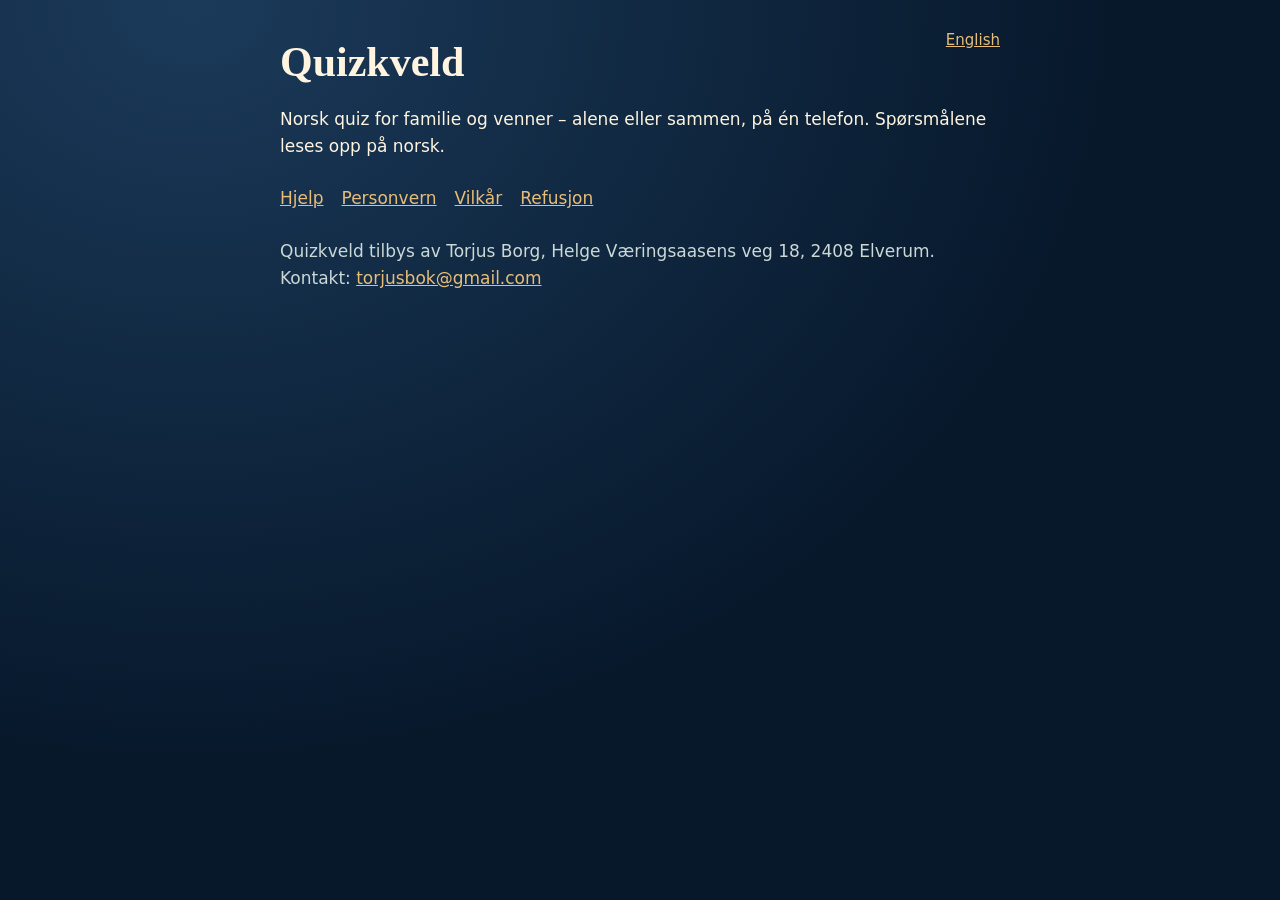
<file: index.html>
<!doctype html>
<html lang="nb">
<head><meta charset="utf-8"><meta name="viewport" content="width=device-width, initial-scale=1"><title>Quizkveld</title><link rel="stylesheet" href="style.css"></head>
<body><main>
<a class="lang" href="index-en.html" lang="en">English</a>
<h1>Quizkveld</h1>
<p>Norsk quiz for familie og venner – alene eller sammen, på én telefon. Spørsmålene leses opp på norsk.</p>
<nav class="links"><a href="hjelp.html">Hjelp</a><a href="personvern.html">Personvern</a><a href="vilkar.html">Vilkår</a><a href="refusjon.html">Refusjon</a></nav>
<p class="muted">Quizkveld tilbys av Torjus Borg, Helge Væringsaasens veg 18, 2408 Elverum.<br>Kontakt: <a class="support-email" href="mailto:torjusbok@gmail.com">torjusbok@gmail.com</a></p>
</main></body>
</html>
</file>
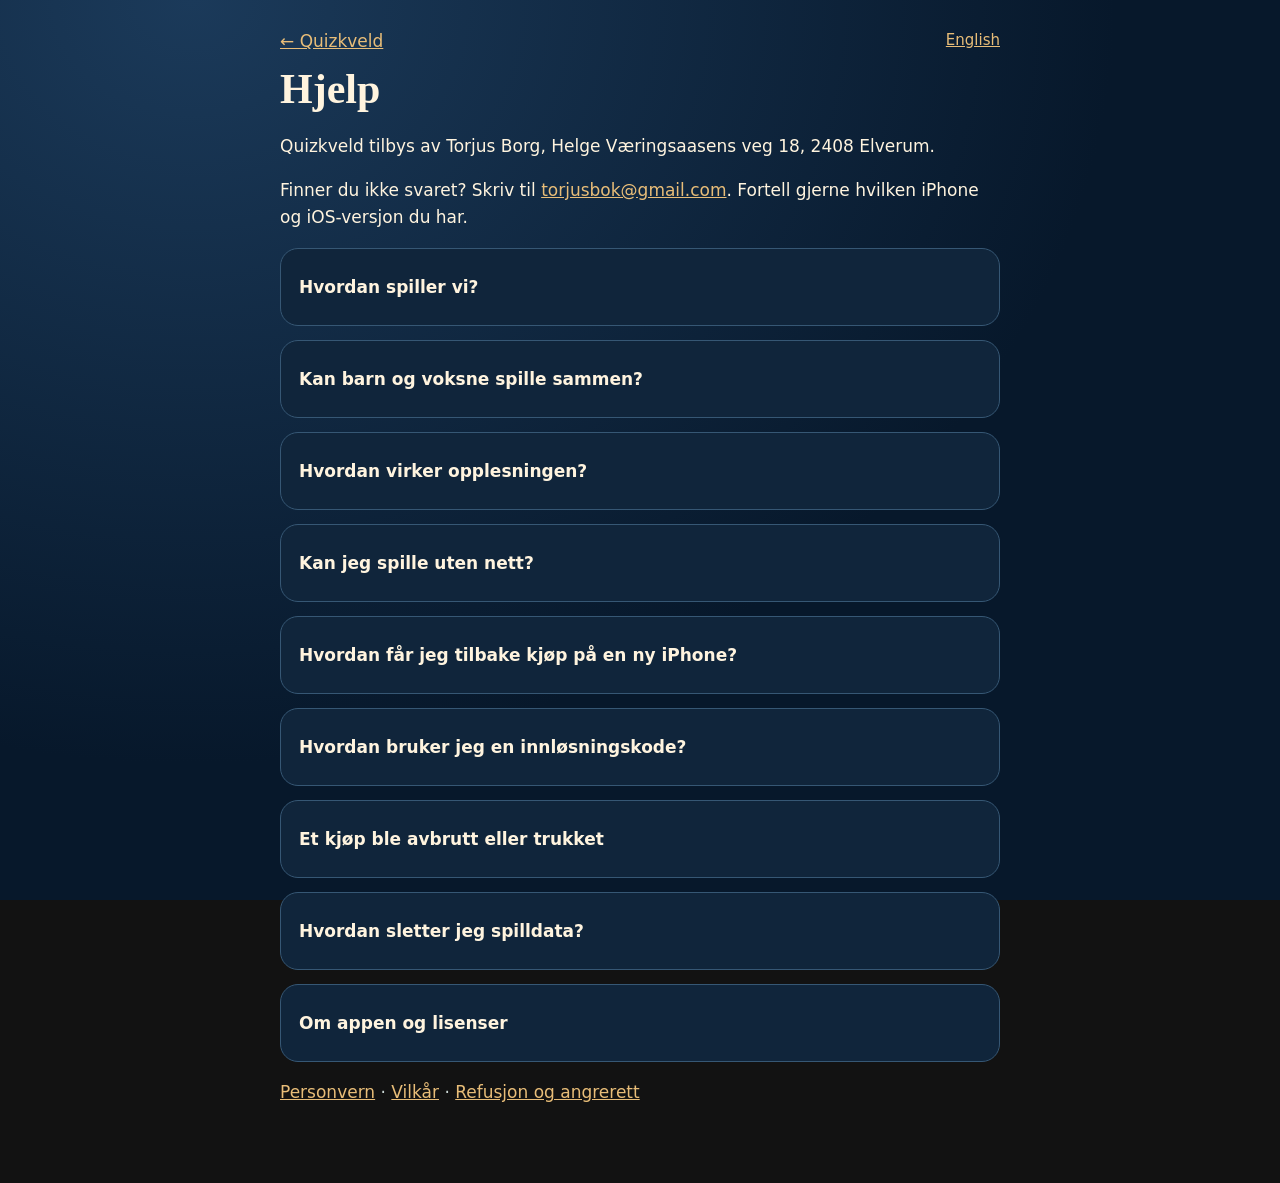
<file: hjelp.html>
<!doctype html>
<html lang="nb">
<head><meta charset="utf-8"><meta name="viewport" content="width=device-width, initial-scale=1"><title>Hjelp – Quizkveld</title><link rel="stylesheet" href="style.css"></head>
<body><main>
<a class="lang" href="support.html" lang="en">English</a>
<a href="index.html">← Quizkveld</a>
<h1>Hjelp</h1>
<p>Quizkveld tilbys av Torjus Borg, Helge Væringsaasens veg 18, 2408 Elverum.</p>
<p>Finner du ikke svaret? Skriv til <a class="support-email" href="mailto:torjusbok@gmail.com">torjusbok@gmail.com</a>. Fortell gjerne hvilken iPhone og iOS-versjon du har.</p>

<details><summary>Hvordan spiller vi?</summary><p>Velg hvem som spiller (alene, mot hverandre, lag eller Slå klokka), velg spørsmålspakker og trykk «Start». Spørsmålet og svarene leses opp. Trykk på svaret dere tror er riktig.</p></details>
<details><summary>Kan barn og voksne spille sammen?</summary><p>Ja. Velg «Barn» for de yngste, så får de spørsmål tilpasset alderen, mens voksne får sine. Med barn i laget spilles Slå klokka uten nedtelling.</p></details>
<details><summary>Hvordan virker opplesningen?</summary><p>Ida er en datastemme, laget med Amazon Polly. Hun leser spørsmål og svar på norsk. Du kan skru opplesning og lydeffekter av og på i runden, og endre tempo i «Spill- og lydinnstillinger». Hører du ingen lyd, sjekk volumet og trykk høyttalerknappen.</p></details>
<details><summary>Kan jeg spille uten nett?</summary><p>Ja. Grunninnholdet og pakker du har hentet, virker uten nett.</p></details>
<details><summary>Hvordan får jeg tilbake kjøp på en ny iPhone?</summary><p>Åpne «Utforsk quizpakker» og trykk «Gjenopprett kjøp». Bruk samme Apple-ID som da du kjøpte. Pakkene gjøres klare igjen av seg selv.</p></details>
<details><summary>Hvordan bruker jeg en innløsningskode?</summary><p>Fikk du en <strong>lenke</strong>: trykk på den på iPhonen og bekreft. Fikk du en <strong>kode</strong>: åpne App Store, trykk på profilbildet ditt øverst og velg «Løs inn gavekort eller kode». Åpne så Quizkveld; pakkene låses opp av seg selv. Trykk eventuelt «Gjenopprett kjøp».</p></details>
<details><summary>Et kjøp ble avbrutt eller trukket</summary><p>Du blir ikke belastet før Apple bekrefter kjøpet. Ved spørsmål om betaling eller refusjon, gå til <a href="https://reportaproblem.apple.com/">reportaproblem.apple.com</a>. Les også om <a href="refusjon.html">refusjon og angrerett</a>.</p></details>
<details><summary>Hvordan sletter jeg spilldata?</summary><p>Trykk «Slett spilldata» nederst i appen. Navn, poeng, historikk og innstillinger på telefonen slettes. Pakkene du har hentet, blir liggende, til du sletter appen. Kjøp beholdes på Apple-ID-en din.</p></details>

<details><summary>Om appen og lisenser</summary><p>Skriften Poppins og rammeverket Capacitor brukes etter lisensene under. Den engelske stemmen er laget med Piper og stemmemodellen Cori (en_GB-cori-medium, MIT-lisens). Spørsmål og fasit har kildelenker.</p><pre style="white-space:pre-wrap;font-size:13px">Copyright 2020 The Poppins Project Authors (https://github.com/itfoundry/Poppins)

This Font Software is licensed under the SIL Open Font License, Version 1.1.
This license is copied below, and is also available with a FAQ at:
http://scripts.sil.org/OFL


-----------------------------------------------------------
SIL OPEN FONT LICENSE Version 1.1 - 26 February 2007
-----------------------------------------------------------

PREAMBLE
The goals of the Open Font License (OFL) are to stimulate worldwide
development of collaborative font projects, to support the font creation
efforts of academic and linguistic communities, and to provide a free and
open framework in which fonts may be shared and improved in partnership
with others.

The OFL allows the licensed fonts to be used, studied, modified and
redistributed freely as long as they are not sold by themselves. The
fonts, including any derivative works, can be bundled, embedded, 
redistributed and/or sold with any software provided that any reserved
names are not used by derivative works. The fonts and derivatives,
however, cannot be released under any other type of license. The
requirement for fonts to remain under this license does not apply
to any document created using the fonts or their derivatives.

DEFINITIONS
"Font Software" refers to the set of files released by the Copyright
Holder(s) under this license and clearly marked as such. This may
include source files, build scripts and documentation.

"Reserved Font Name" refers to any names specified as such after the
copyright statement(s).

"Original Version" refers to the collection of Font Software components as
distributed by the Copyright Holder(s).

"Modified Version" refers to any derivative made by adding to, deleting,
or substituting -- in part or in whole -- any of the components of the
Original Version, by changing formats or by porting the Font Software to a
new environment.

"Author" refers to any designer, engineer, programmer, technical
writer or other person who contributed to the Font Software.

PERMISSION &amp; CONDITIONS
Permission is hereby granted, free of charge, to any person obtaining
a copy of the Font Software, to use, study, copy, merge, embed, modify,
redistribute, and sell modified and unmodified copies of the Font
Software, subject to the following conditions:

1) Neither the Font Software nor any of its individual components,
in Original or Modified Versions, may be sold by itself.

2) Original or Modified Versions of the Font Software may be bundled,
redistributed and/or sold with any software, provided that each copy
contains the above copyright notice and this license. These can be
included either as stand-alone text files, human-readable headers or
in the appropriate machine-readable metadata fields within text or
binary files as long as those fields can be easily viewed by the user.

3) No Modified Version of the Font Software may use the Reserved Font
Name(s) unless explicit written permission is granted by the corresponding
Copyright Holder. This restriction only applies to the primary font name as
presented to the users.

4) The name(s) of the Copyright Holder(s) or the Author(s) of the Font
Software shall not be used to promote, endorse or advertise any
Modified Version, except to acknowledge the contribution(s) of the
Copyright Holder(s) and the Author(s) or with their explicit written
permission.

5) The Font Software, modified or unmodified, in part or in whole,
must be distributed entirely under this license, and must not be
distributed under any other license. The requirement for fonts to
remain under this license does not apply to any document created
using the Font Software.

TERMINATION
This license becomes null and void if any of the above conditions are
not met.

DISCLAIMER
THE FONT SOFTWARE IS PROVIDED "AS IS", WITHOUT WARRANTY OF ANY KIND,
EXPRESS OR IMPLIED, INCLUDING BUT NOT LIMITED TO ANY WARRANTIES OF
MERCHANTABILITY, FITNESS FOR A PARTICULAR PURPOSE AND NONINFRINGEMENT
OF COPYRIGHT, PATENT, TRADEMARK, OR OTHER RIGHT. IN NO EVENT SHALL THE
COPYRIGHT HOLDER BE LIABLE FOR ANY CLAIM, DAMAGES OR OTHER LIABILITY,
INCLUDING ANY GENERAL, SPECIAL, INDIRECT, INCIDENTAL, OR CONSEQUENTIAL
DAMAGES, WHETHER IN AN ACTION OF CONTRACT, TORT OR OTHERWISE, ARISING
FROM, OUT OF THE USE OR INABILITY TO USE THE FONT SOFTWARE OR FROM
OTHER DEALINGS IN THE FONT SOFTWARE.</pre><p>Capacitor:</p><pre style="white-space:pre-wrap;font-size:13px">MIT License

Copyright (c) 2017-present Drifty Co.

Permission is hereby granted, free of charge, to any person obtaining a copy
of this software and associated documentation files (the "Software"), to deal
in the Software without restriction, including without limitation the rights
to use, copy, modify, merge, publish, distribute, sublicense, and/or sell
copies of the Software, and to permit persons to whom the Software is
furnished to do so, subject to the following conditions:

The above copyright notice and this permission notice shall be included in all
copies or substantial portions of the Software.

THE SOFTWARE IS PROVIDED "AS IS", WITHOUT WARRANTY OF ANY KIND, EXPRESS OR
IMPLIED, INCLUDING BUT NOT LIMITED TO THE WARRANTIES OF MERCHANTABILITY,
FITNESS FOR A PARTICULAR PURPOSE AND NONINFRINGEMENT. IN NO EVENT SHALL THE
AUTHORS OR COPYRIGHT HOLDERS BE LIABLE FOR ANY CLAIM, DAMAGES OR OTHER
LIABILITY, WHETHER IN AN ACTION OF CONTRACT, TORT OR OTHERWISE, ARISING FROM,
OUT OF OR IN CONNECTION WITH THE SOFTWARE OR THE USE OR OTHER DEALINGS IN THE
SOFTWARE.</pre></details>

<p class="muted"><a href="personvern.html">Personvern</a> · <a href="vilkar.html">Vilkår</a> · <a href="refusjon.html">Refusjon og angrerett</a></p>
</main></body>
</html>
</file>
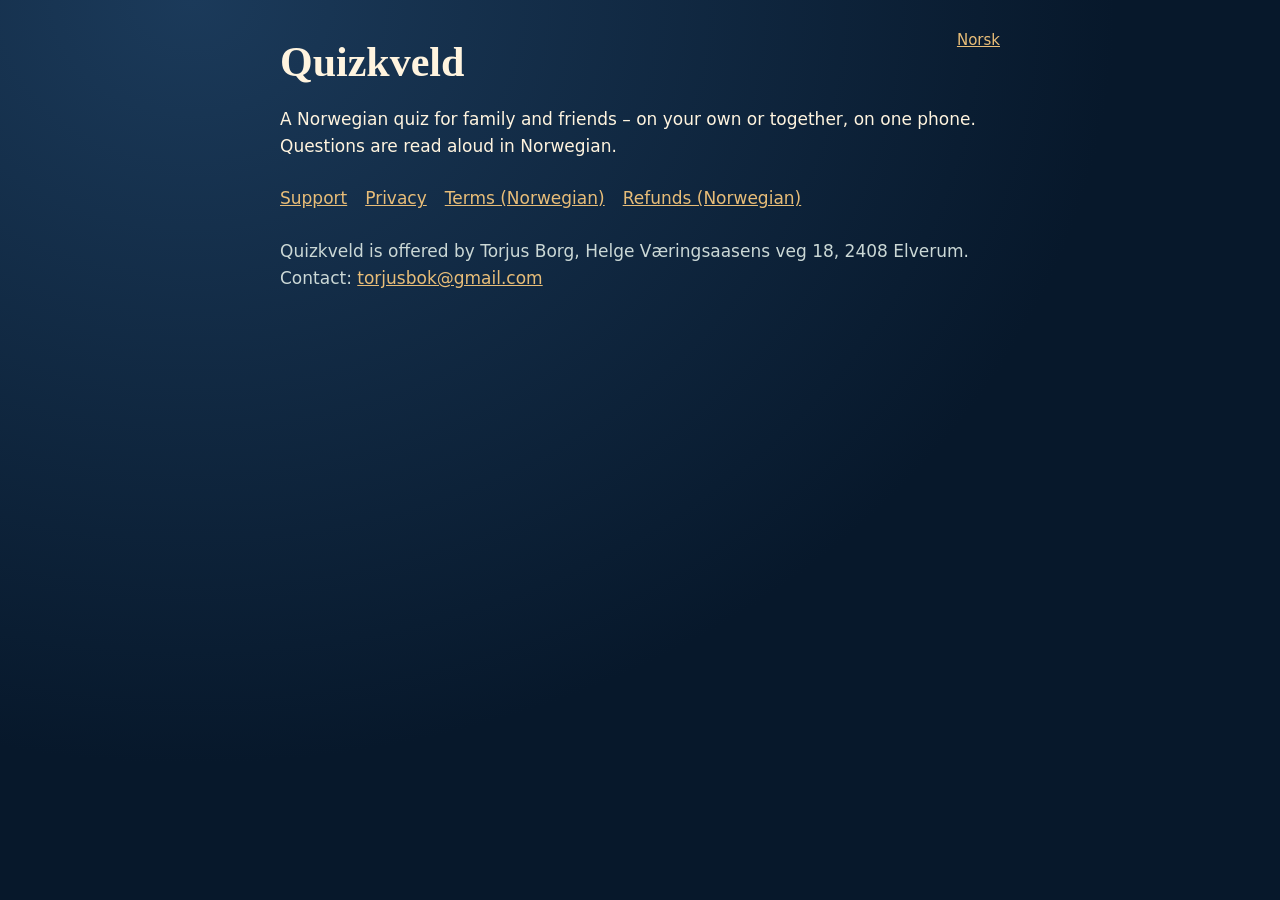
<file: index-en.html>
<!doctype html>
<html lang="en">
<head><meta charset="utf-8"><meta name="viewport" content="width=device-width, initial-scale=1"><title>Quizkveld</title><link rel="stylesheet" href="style.css"></head>
<body><main>
<a class="lang" href="index.html" lang="nb">Norsk</a>
<h1>Quizkveld</h1>
<p>A Norwegian quiz for family and friends – on your own or together, on one phone. Questions are read aloud in Norwegian.</p>
<nav class="links"><a href="support.html">Support</a><a href="privacy.html">Privacy</a><a href="vilkar.html">Terms (Norwegian)</a><a href="refusjon.html">Refunds (Norwegian)</a></nav>
<p class="muted">Quizkveld is offered by Torjus Borg, Helge Væringsaasens veg 18, 2408 Elverum.<br>Contact: <a class="support-email" href="mailto:torjusbok@gmail.com">torjusbok@gmail.com</a></p>
</main></body>
</html>
</file>
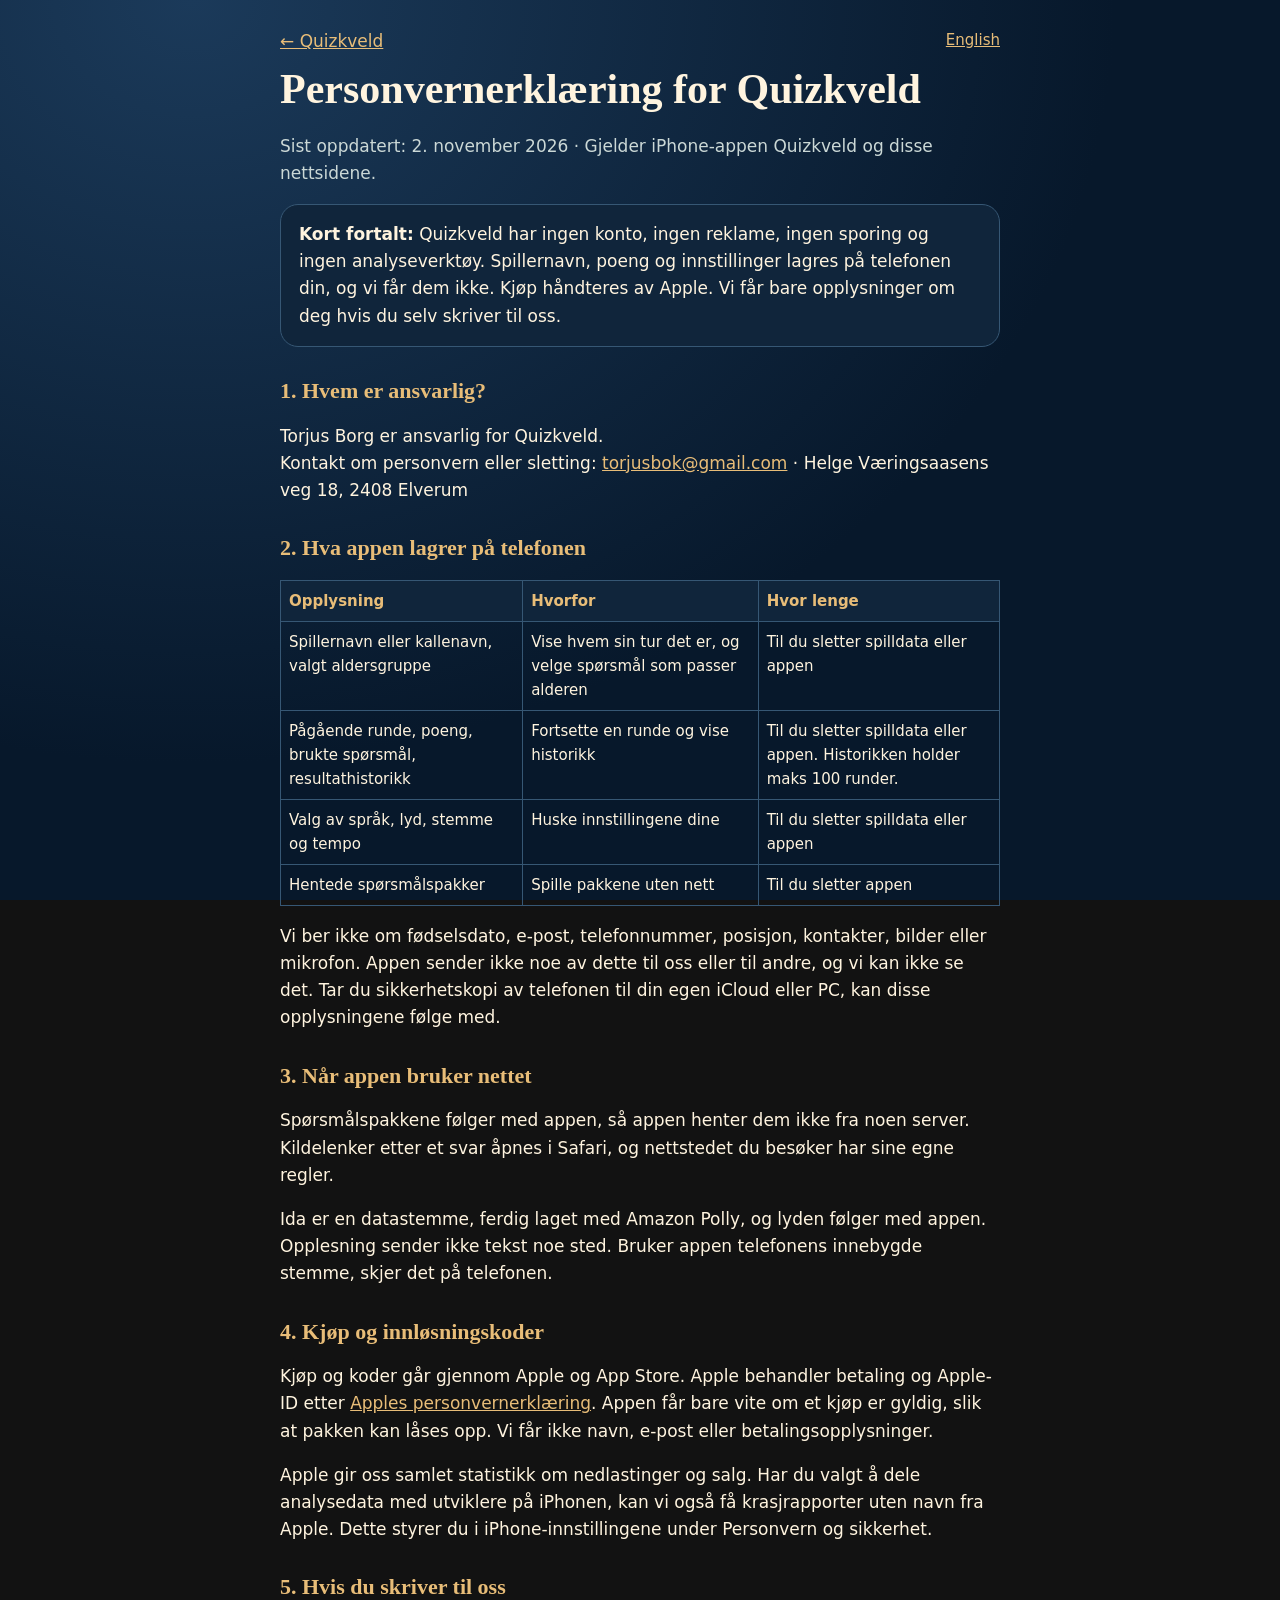
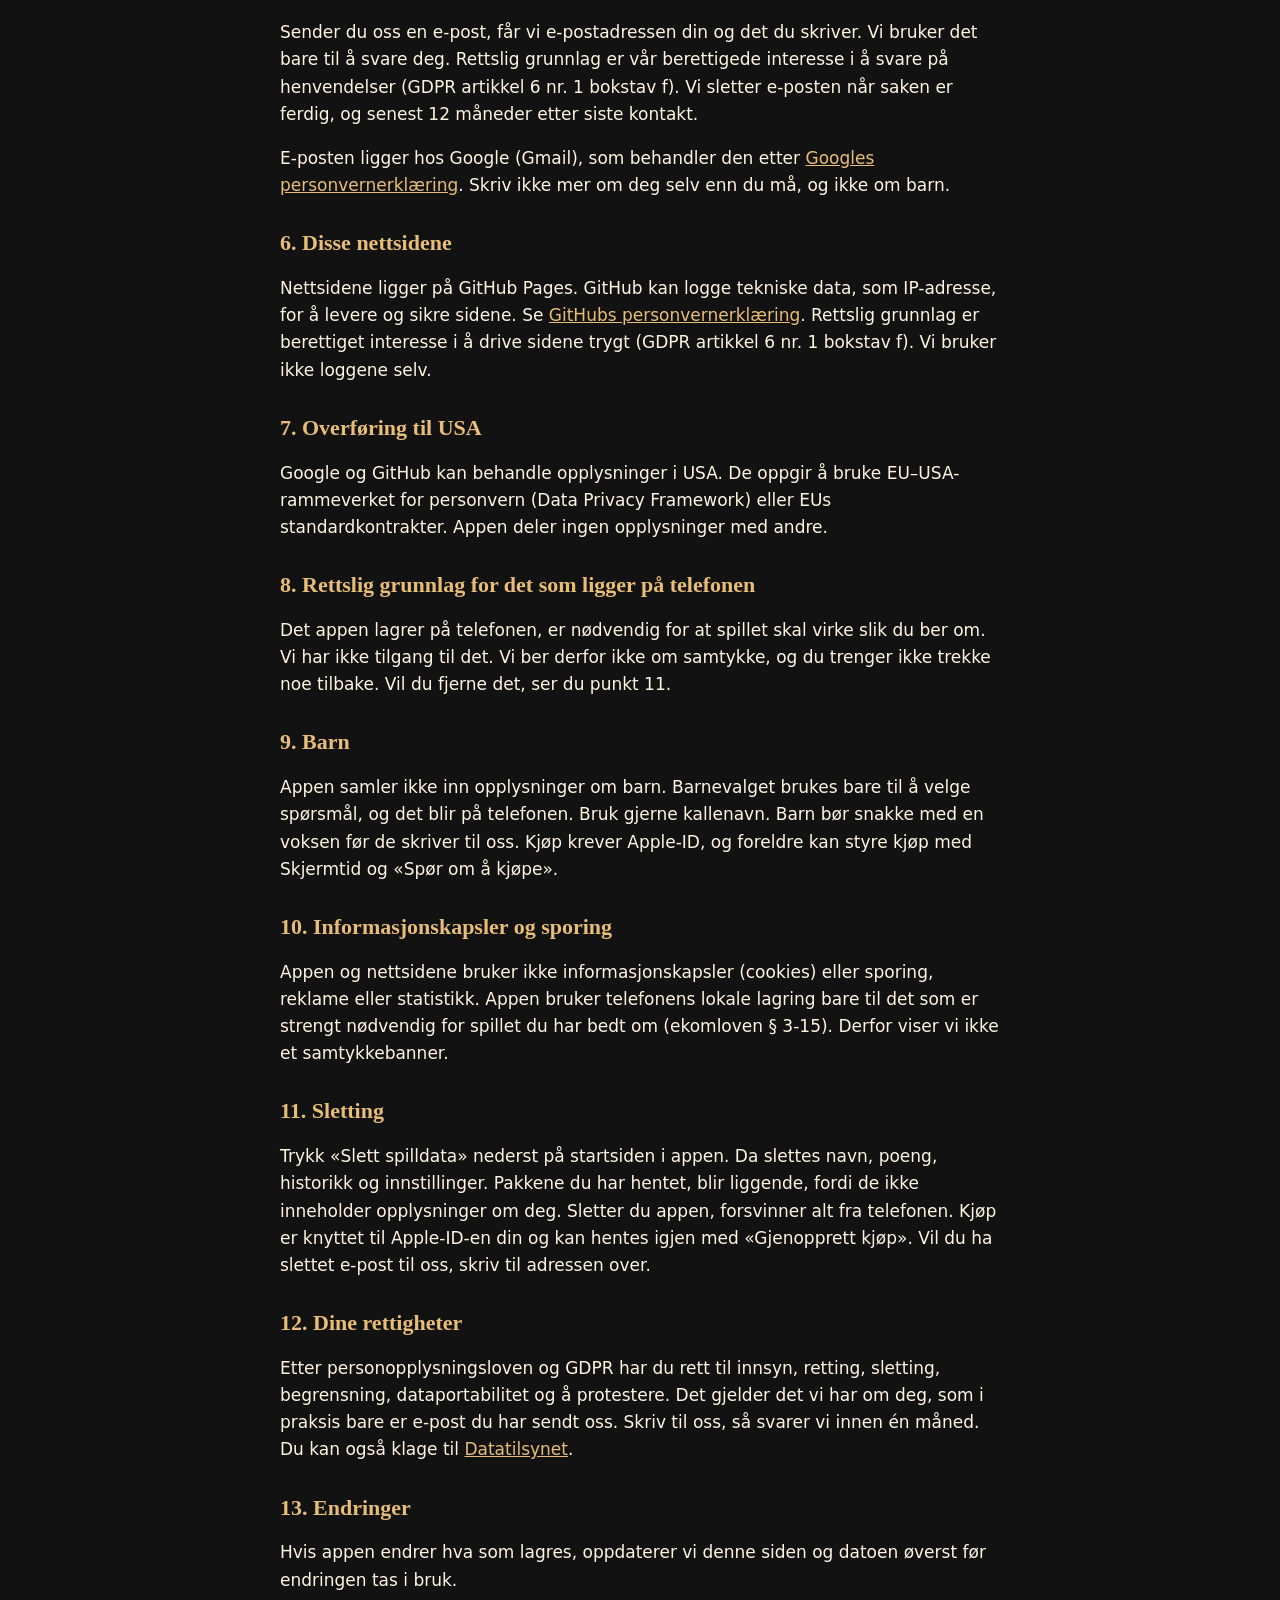
<file: personvern.html>
<!doctype html>
<html lang="nb">
<head><meta charset="utf-8"><meta name="viewport" content="width=device-width, initial-scale=1"><title>Personvern – Quizkveld</title><link rel="stylesheet" href="style.css"></head>
<body><main>
<a class="lang" href="privacy.html" lang="en">English</a>
<a href="index.html">← Quizkveld</a>
<h1>Personvernerklæring for Quizkveld</h1>
<p class="muted">Sist oppdatert: 2. november 2026 · Gjelder iPhone-appen Quizkveld og disse nettsidene.</p>

<div class="summary"><strong>Kort fortalt:</strong> Quizkveld har ingen konto, ingen reklame, ingen sporing og ingen analyseverktøy. Spillernavn, poeng og innstillinger lagres på telefonen din, og vi får dem ikke. Kjøp håndteres av Apple. Vi får bare opplysninger om deg hvis du selv skriver til oss.</div>

<h2>1. Hvem er ansvarlig?</h2>
<p>Torjus Borg er ansvarlig for Quizkveld.<br>Kontakt om personvern eller sletting: <a class="support-email" href="mailto:torjusbok@gmail.com">torjusbok@gmail.com</a> · Helge Væringsaasens veg 18, 2408 Elverum</p>

<h2>2. Hva appen lagrer på telefonen</h2>
<table>
<tr><th>Opplysning</th><th>Hvorfor</th><th>Hvor lenge</th></tr>
<tr><td>Spillernavn eller kallenavn, valgt aldersgruppe</td><td>Vise hvem sin tur det er, og velge spørsmål som passer alderen</td><td>Til du sletter spilldata eller appen</td></tr>
<tr><td>Pågående runde, poeng, brukte spørsmål, resultathistorikk</td><td>Fortsette en runde og vise historikk</td><td>Til du sletter spilldata eller appen. Historikken holder maks 100 runder.</td></tr>
<tr><td>Valg av språk, lyd, stemme og tempo</td><td>Huske innstillingene dine</td><td>Til du sletter spilldata eller appen</td></tr>
<tr><td>Hentede spørsmålspakker</td><td>Spille pakkene uten nett</td><td>Til du sletter appen</td></tr>
</table>
<p>Vi ber ikke om fødselsdato, e-post, telefonnummer, posisjon, kontakter, bilder eller mikrofon. Appen sender ikke noe av dette til oss eller til andre, og vi kan ikke se det. Tar du sikkerhetskopi av telefonen til din egen iCloud eller PC, kan disse opplysningene følge med.</p>

<h2>3. Når appen bruker nettet</h2>
<p>Spørsmålspakkene følger med appen, så appen henter dem ikke fra noen server. Kildelenker etter et svar åpnes i Safari, og nettstedet du besøker har sine egne regler.</p>
<p>Ida er en datastemme, ferdig laget med Amazon Polly, og lyden følger med appen. Opplesning sender ikke tekst noe sted. Bruker appen telefonens innebygde stemme, skjer det på telefonen.</p>

<h2>4. Kjøp og innløsningskoder</h2>
<p>Kjøp og koder går gjennom Apple og App Store. Apple behandler betaling og Apple-ID etter <a href="https://www.apple.com/no/legal/privacy/">Apples personvernerklæring</a>. Appen får bare vite om et kjøp er gyldig, slik at pakken kan låses opp. Vi får ikke navn, e-post eller betalingsopplysninger.</p>
<p>Apple gir oss samlet statistikk om nedlastinger og salg. Har du valgt å dele analysedata med utviklere på iPhonen, kan vi også få krasjrapporter uten navn fra Apple. Dette styrer du i iPhone-innstillingene under Personvern og sikkerhet.</p>

<h2>5. Hvis du skriver til oss</h2>
<p>Sender du oss en e-post, får vi e-postadressen din og det du skriver. Vi bruker det bare til å svare deg. Rettslig grunnlag er vår berettigede interesse i å svare på henvendelser (GDPR artikkel 6 nr. 1 bokstav f). Vi sletter e-posten når saken er ferdig, og senest 12 måneder etter siste kontakt.</p>
<p>E-posten ligger hos Google (Gmail), som behandler den etter <a href="https://policies.google.com/privacy?hl=no">Googles personvernerklæring</a>. Skriv ikke mer om deg selv enn du må, og ikke om barn.</p>

<h2>6. Disse nettsidene</h2>
<p>Nettsidene ligger på GitHub Pages. GitHub kan logge tekniske data, som IP-adresse, for å levere og sikre sidene. Se <a href="https://docs.github.com/en/site-policy/privacy-policies/github-general-privacy-statement">GitHubs personvernerklæring</a>. Rettslig grunnlag er berettiget interesse i å drive sidene trygt (GDPR artikkel 6 nr. 1 bokstav f). Vi bruker ikke loggene selv.</p>

<h2>7. Overføring til USA</h2>
<p>Google og GitHub kan behandle opplysninger i USA. De oppgir å bruke EU–USA-rammeverket for personvern (Data Privacy Framework) eller EUs standardkontrakter. Appen deler ingen opplysninger med andre.</p>

<h2>8. Rettslig grunnlag for det som ligger på telefonen</h2>
<p>Det appen lagrer på telefonen, er nødvendig for at spillet skal virke slik du ber om. Vi har ikke tilgang til det. Vi ber derfor ikke om samtykke, og du trenger ikke trekke noe tilbake. Vil du fjerne det, ser du punkt 11.</p>

<h2>9. Barn</h2>
<p>Appen samler ikke inn opplysninger om barn. Barnevalget brukes bare til å velge spørsmål, og det blir på telefonen. Bruk gjerne kallenavn. Barn bør snakke med en voksen før de skriver til oss. Kjøp krever Apple-ID, og foreldre kan styre kjøp med Skjermtid og «Spør om å kjøpe».</p>

<h2>10. Informasjonskapsler og sporing</h2>
<p>Appen og nettsidene bruker ikke informasjonskapsler (cookies) eller sporing, reklame eller statistikk. Appen bruker telefonens lokale lagring bare til det som er strengt nødvendig for spillet du har bedt om (ekomloven § 3-15). Derfor viser vi ikke et samtykkebanner.</p>

<h2>11. Sletting</h2>
<p>Trykk «Slett spilldata» nederst på startsiden i appen. Da slettes navn, poeng, historikk og innstillinger. Pakkene du har hentet, blir liggende, fordi de ikke inneholder opplysninger om deg. Sletter du appen, forsvinner alt fra telefonen. Kjøp er knyttet til Apple-ID-en din og kan hentes igjen med «Gjenopprett kjøp». Vil du ha slettet e-post til oss, skriv til adressen over.</p>

<h2>12. Dine rettigheter</h2>
<p>Etter personopplysningsloven og GDPR har du rett til innsyn, retting, sletting, begrensning, dataportabilitet og å protestere. Det gjelder det vi har om deg, som i praksis bare er e-post du har sendt oss. Skriv til oss, så svarer vi innen én måned. Du kan også klage til <a href="https://www.datatilsynet.no/">Datatilsynet</a>.</p>

<h2>13. Endringer</h2>
<p>Hvis appen endrer hva som lagres, oppdaterer vi denne siden og datoen øverst før endringen tas i bruk.</p>
</main></body>
</html>
</file>
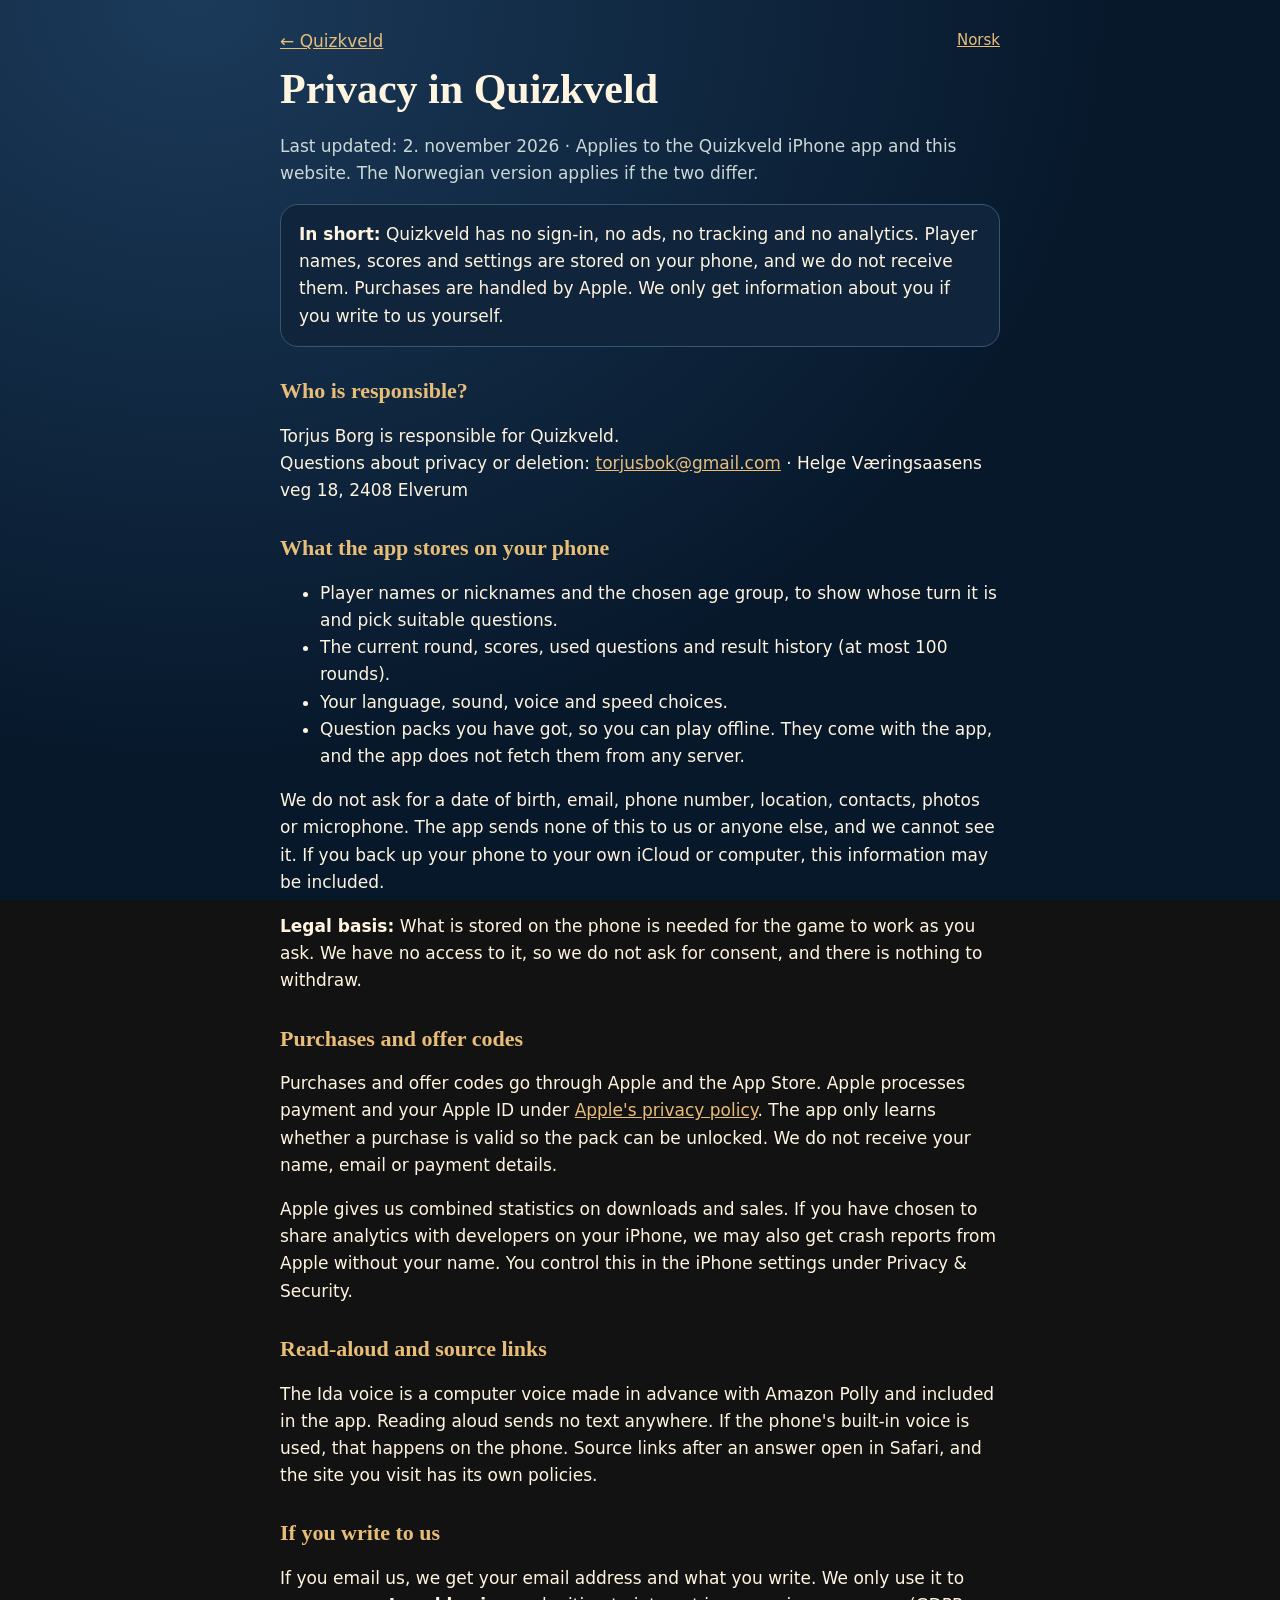
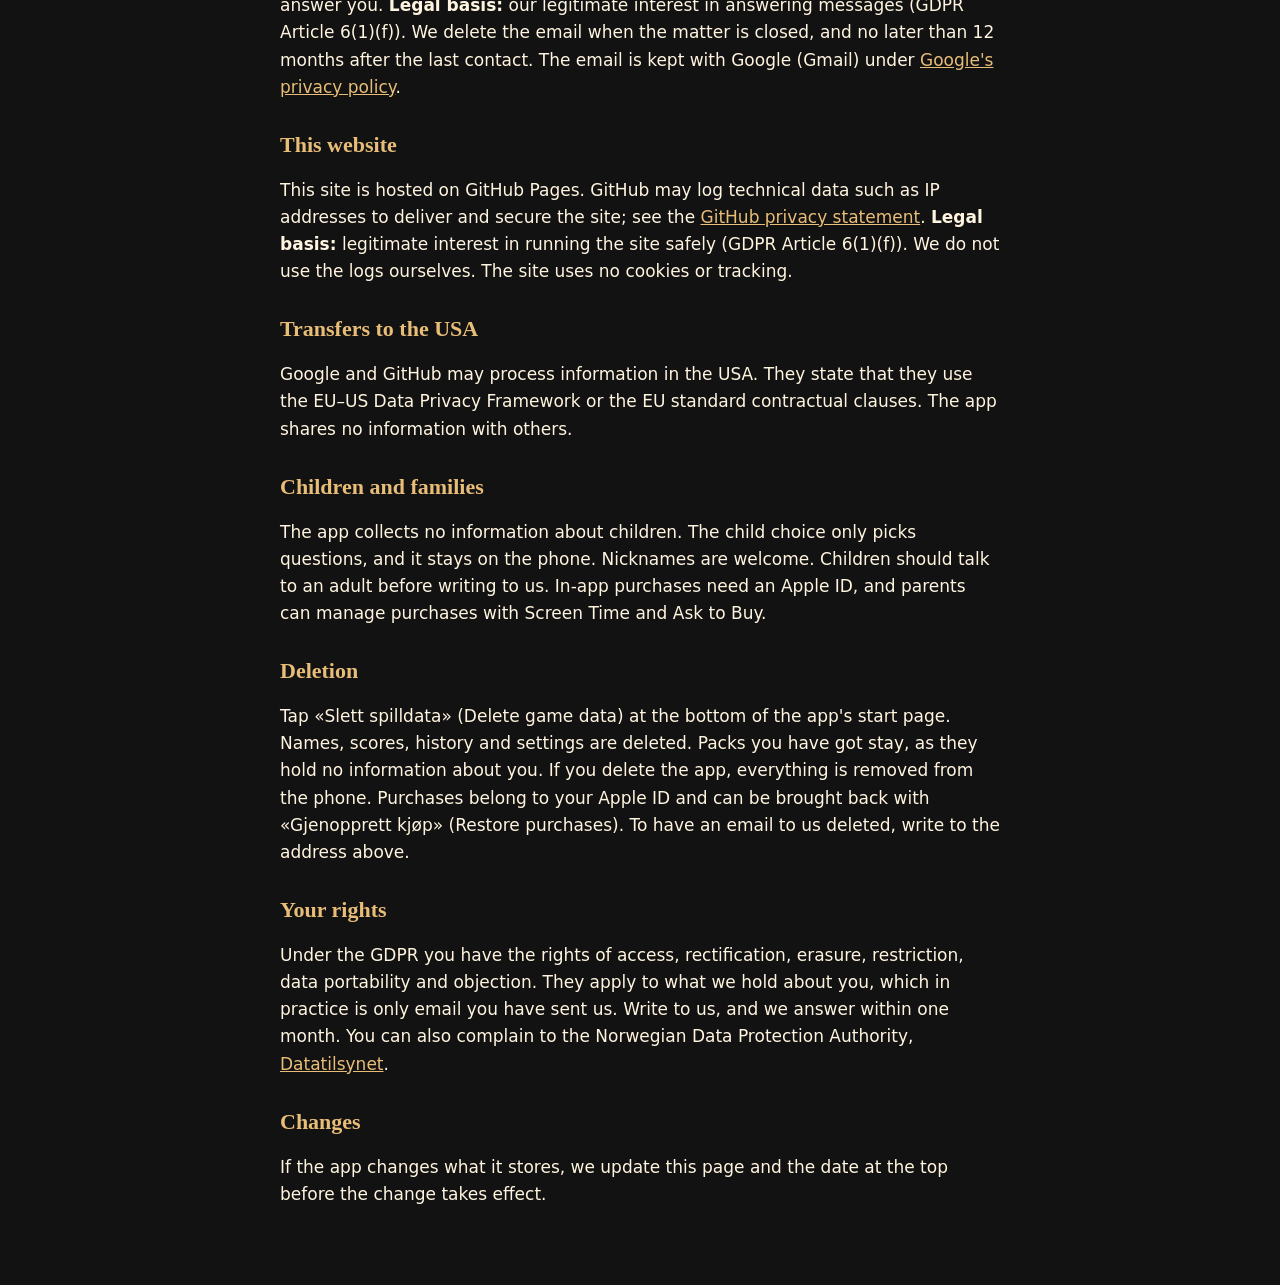
<file: privacy.html>
<!doctype html>
<html lang="en">
<head><meta charset="utf-8"><meta name="viewport" content="width=device-width, initial-scale=1"><title>Privacy – Quizkveld</title><link rel="stylesheet" href="style.css"></head>
<body><main>
<a class="lang" href="personvern.html" lang="nb">Norsk</a>
<a href="index-en.html">← Quizkveld</a>
<h1>Privacy in Quizkveld</h1>
<p class="muted">Last updated: 2. november 2026 · Applies to the Quizkveld iPhone app and this website. The Norwegian version applies if the two differ.</p>

<div class="summary"><strong>In short:</strong> Quizkveld has no sign-in, no ads, no tracking and no analytics. Player names, scores and settings are stored on your phone, and we do not receive them. Purchases are handled by Apple. We only get information about you if you write to us yourself.</div>

<h2>Who is responsible?</h2>
<p>Torjus Borg is responsible for Quizkveld.<br>Questions about privacy or deletion: <a class="support-email" href="mailto:torjusbok@gmail.com">torjusbok@gmail.com</a> · Helge Væringsaasens veg 18, 2408 Elverum</p>

<h2>What the app stores on your phone</h2>
<ul>
<li>Player names or nicknames and the chosen age group, to show whose turn it is and pick suitable questions.</li>
<li>The current round, scores, used questions and result history (at most 100 rounds).</li>
<li>Your language, sound, voice and speed choices.</li>
<li>Question packs you have got, so you can play offline. They come with the app, and the app does not fetch them from any server.</li>
</ul>
<p>We do not ask for a date of birth, email, phone number, location, contacts, photos or microphone. The app sends none of this to us or anyone else, and we cannot see it. If you back up your phone to your own iCloud or computer, this information may be included.</p>
<p><strong>Legal basis:</strong> What is stored on the phone is needed for the game to work as you ask. We have no access to it, so we do not ask for consent, and there is nothing to withdraw.</p>

<h2>Purchases and offer codes</h2>
<p>Purchases and offer codes go through Apple and the App Store. Apple processes payment and your Apple ID under <a href="https://www.apple.com/legal/privacy/">Apple's privacy policy</a>. The app only learns whether a purchase is valid so the pack can be unlocked. We do not receive your name, email or payment details.</p>
<p>Apple gives us combined statistics on downloads and sales. If you have chosen to share analytics with developers on your iPhone, we may also get crash reports from Apple without your name. You control this in the iPhone settings under Privacy &amp; Security.</p>

<h2>Read-aloud and source links</h2>
<p>The Ida voice is a computer voice made in advance with Amazon Polly and included in the app. Reading aloud sends no text anywhere. If the phone's built-in voice is used, that happens on the phone. Source links after an answer open in Safari, and the site you visit has its own policies.</p>

<h2>If you write to us</h2>
<p>If you email us, we get your email address and what you write. We only use it to answer you. <strong>Legal basis:</strong> our legitimate interest in answering messages (GDPR Article 6(1)(f)). We delete the email when the matter is closed, and no later than 12 months after the last contact. The email is kept with Google (Gmail) under <a href="https://policies.google.com/privacy">Google's privacy policy</a>.</p>

<h2>This website</h2>
<p>This site is hosted on GitHub Pages. GitHub may log technical data such as IP addresses to deliver and secure the site; see the <a href="https://docs.github.com/en/site-policy/privacy-policies/github-general-privacy-statement">GitHub privacy statement</a>. <strong>Legal basis:</strong> legitimate interest in running the site safely (GDPR Article 6(1)(f)). We do not use the logs ourselves. The site uses no cookies or tracking.</p>

<h2>Transfers to the USA</h2>
<p>Google and GitHub may process information in the USA. They state that they use the EU–US Data Privacy Framework or the EU standard contractual clauses. The app shares no information with others.</p>

<h2>Children and families</h2>
<p>The app collects no information about children. The child choice only picks questions, and it stays on the phone. Nicknames are welcome. Children should talk to an adult before writing to us. In-app purchases need an Apple ID, and parents can manage purchases with Screen Time and Ask to Buy.</p>

<h2>Deletion</h2>
<p>Tap «Slett spilldata» (Delete game data) at the bottom of the app's start page. Names, scores, history and settings are deleted. Packs you have got stay, as they hold no information about you. If you delete the app, everything is removed from the phone. Purchases belong to your Apple ID and can be brought back with «Gjenopprett kjøp» (Restore purchases). To have an email to us deleted, write to the address above.</p>

<h2>Your rights</h2>
<p>Under the GDPR you have the rights of access, rectification, erasure, restriction, data portability and objection. They apply to what we hold about you, which in practice is only email you have sent us. Write to us, and we answer within one month. You can also complain to the Norwegian Data Protection Authority, <a href="https://www.datatilsynet.no/en/">Datatilsynet</a>.</p>

<h2>Changes</h2>
<p>If the app changes what it stores, we update this page and the date at the top before the change takes effect.</p>
</main></body>
</html>
</file>
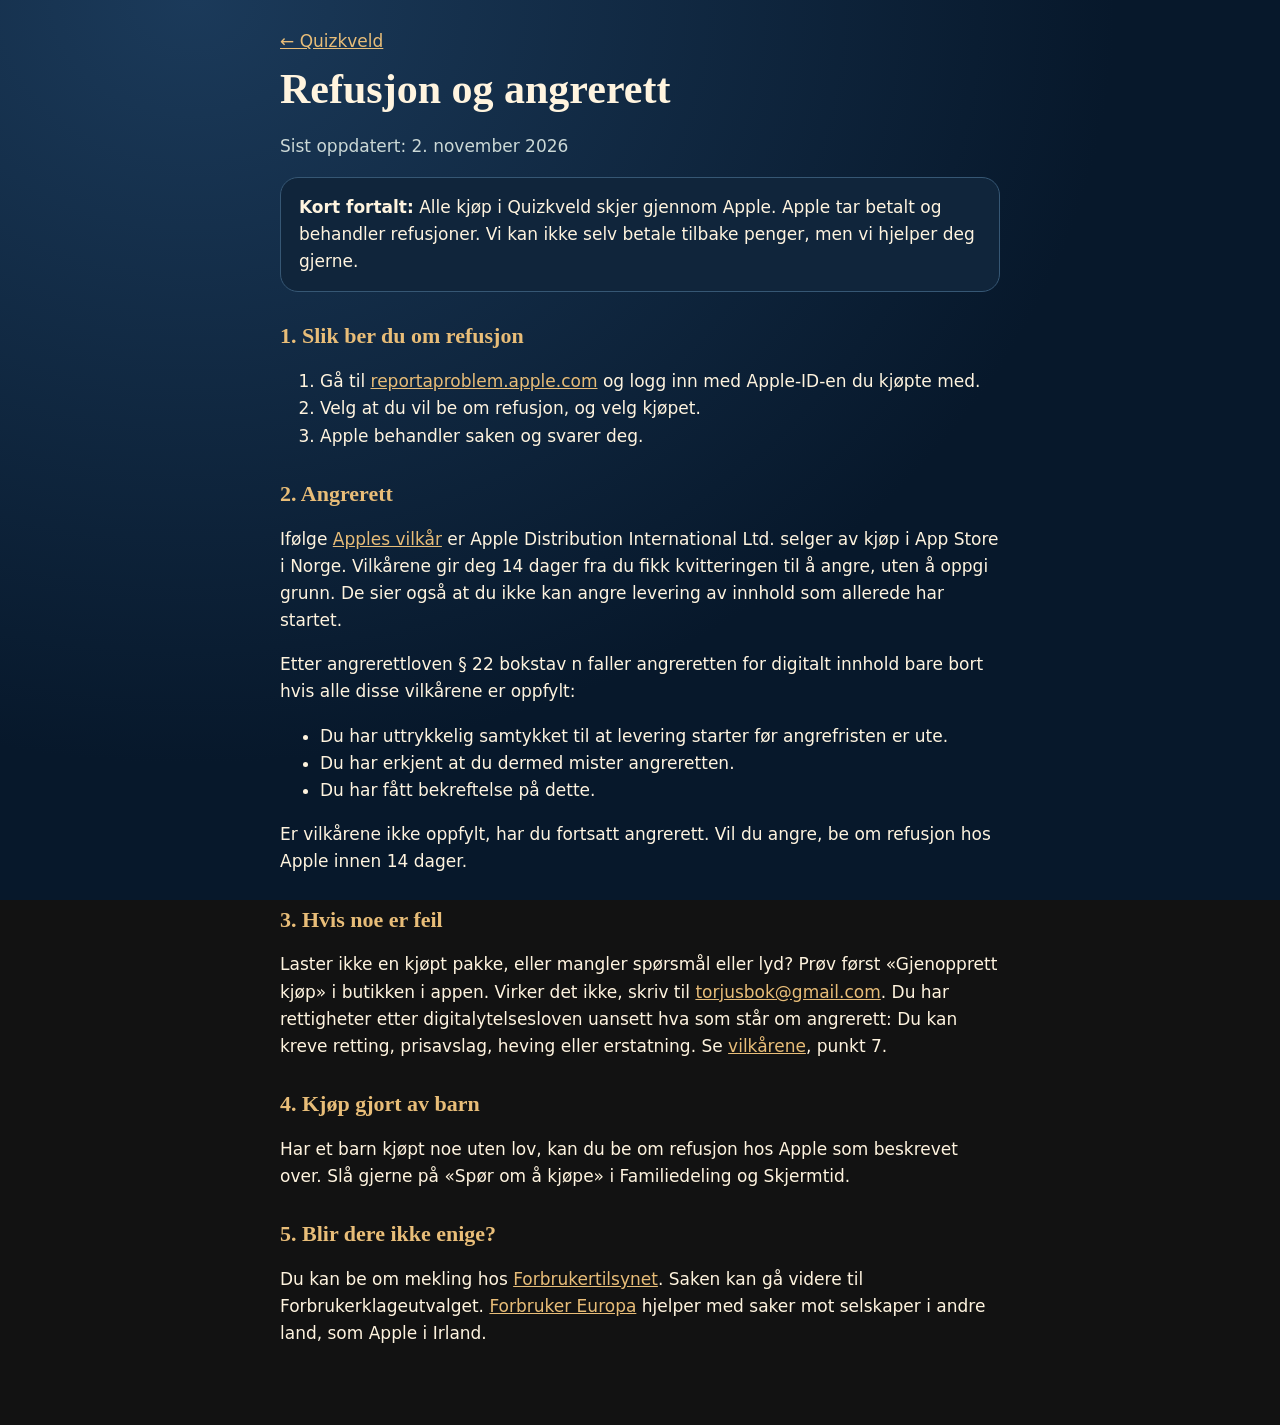
<file: refusjon.html>
<!doctype html>
<html lang="nb">
<head><meta charset="utf-8"><meta name="viewport" content="width=device-width, initial-scale=1"><title>Refusjon og angrerett – Quizkveld</title><link rel="stylesheet" href="style.css"></head>
<body><main>
<a href="index.html">← Quizkveld</a>
<h1>Refusjon og angrerett</h1>
<p class="muted">Sist oppdatert: 2. november 2026</p>

<div class="summary"><strong>Kort fortalt:</strong> Alle kjøp i Quizkveld skjer gjennom Apple. Apple tar betalt og behandler refusjoner. Vi kan ikke selv betale tilbake penger, men vi hjelper deg gjerne.</div>

<h2>1. Slik ber du om refusjon</h2>
<ol>
<li>Gå til <a href="https://reportaproblem.apple.com/">reportaproblem.apple.com</a> og logg inn med Apple-ID-en du kjøpte med.</li>
<li>Velg at du vil be om refusjon, og velg kjøpet.</li>
<li>Apple behandler saken og svarer deg.</li>
</ol>

<h2>2. Angrerett</h2>
<p>Ifølge <a href="https://www.apple.com/legal/internet-services/itunes/no/terms.html">Apples vilkår</a> er Apple Distribution International Ltd. selger av kjøp i App Store i Norge. Vilkårene gir deg 14 dager fra du fikk kvitteringen til å angre, uten å oppgi grunn. De sier også at du ikke kan angre levering av innhold som allerede har startet.</p>
<p>Etter angrerettloven § 22 bokstav n faller angreretten for digitalt innhold bare bort hvis alle disse vilkårene er oppfylt:</p>
<ul>
<li>Du har uttrykkelig samtykket til at levering starter før angrefristen er ute.</li>
<li>Du har erkjent at du dermed mister angreretten.</li>
<li>Du har fått bekreftelse på dette.</li>
</ul>
<p>Er vilkårene ikke oppfylt, har du fortsatt angrerett. Vil du angre, be om refusjon hos Apple innen 14 dager.</p>

<h2>3. Hvis noe er feil</h2>
<p>Laster ikke en kjøpt pakke, eller mangler spørsmål eller lyd? Prøv først «Gjenopprett kjøp» i butikken i appen. Virker det ikke, skriv til <a class="support-email" href="mailto:torjusbok@gmail.com">torjusbok@gmail.com</a>. Du har rettigheter etter digitalytelsesloven uansett hva som står om angrerett: Du kan kreve retting, prisavslag, heving eller erstatning. Se <a href="vilkar.html">vilkårene</a>, punkt 7.</p>

<h2>4. Kjøp gjort av barn</h2>
<p>Har et barn kjøpt noe uten lov, kan du be om refusjon hos Apple som beskrevet over. Slå gjerne på «Spør om å kjøpe» i Familiedeling og Skjermtid.</p>

<h2>5. Blir dere ikke enige?</h2>
<p>Du kan be om mekling hos <a href="https://www.forbrukertilsynet.no/">Forbrukertilsynet</a>. Saken kan gå videre til Forbrukerklageutvalget. <a href="https://www.forbrukereuropa.no/">Forbruker Europa</a> hjelper med saker mot selskaper i andre land, som Apple i Irland.</p>
</main></body>
</html>
</file>
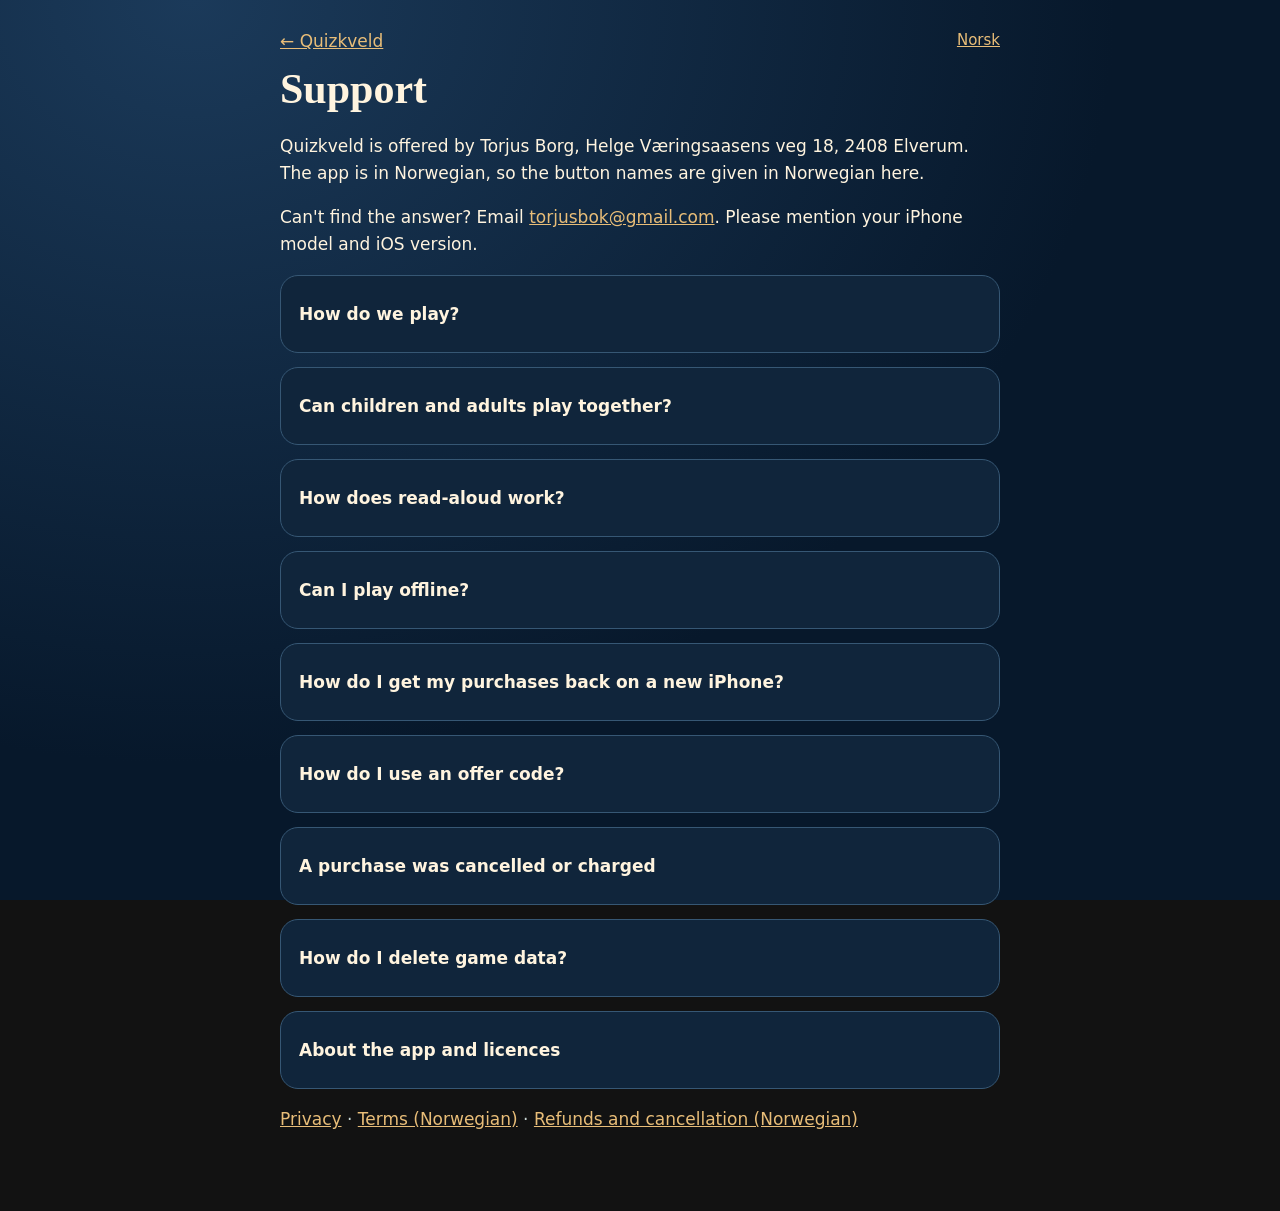
<file: support.html>
<!doctype html>
<html lang="en">
<head><meta charset="utf-8"><meta name="viewport" content="width=device-width, initial-scale=1"><title>Support – Quizkveld</title><link rel="stylesheet" href="style.css"></head>
<body><main>
<a class="lang" href="hjelp.html" lang="nb">Norsk</a>
<a href="index-en.html">← Quizkveld</a>
<h1>Support</h1>
<p>Quizkveld is offered by Torjus Borg, Helge Væringsaasens veg 18, 2408 Elverum. The app is in Norwegian, so the button names are given in Norwegian here.</p>
<p>Can't find the answer? Email <a class="support-email" href="mailto:torjusbok@gmail.com">torjusbok@gmail.com</a>. Please mention your iPhone model and iOS version.</p>

<details><summary>How do we play?</summary><p>Choose who is playing (solo, head-to-head, teams or Beat the clock), pick question packs and tap "Start". The question and answers are read aloud. Tap the answer you think is right.</p></details>
<details><summary>Can children and adults play together?</summary><p>Yes. Choose "Child" for the youngest players and they get age-appropriate questions while adults get theirs. With children on the team, Beat the clock is played without a countdown.</p></details>
<details><summary>How does read-aloud work?</summary><p>Ida is a computer voice made with Amazon Polly. She reads questions and answers in Norwegian. You can turn read-aloud and sound effects on or off during a round and change the speed in the game and sound settings. No sound? Check the volume and tap the speaker button.</p></details>
<details><summary>Can I play offline?</summary><p>Yes. The core content and any packs you have got work without a connection.</p></details>
<details><summary>How do I get my purchases back on a new iPhone?</summary><p>Open «Utforsk quizpakker» (Explore quiz packs) and tap «Gjenopprett kjøp» (Restore purchases). Use the same Apple ID as when you bought them. The packs become ready again by themselves.</p></details>
<details><summary>How do I use an offer code?</summary><p>Got a <strong>link</strong>: tap it on your iPhone and confirm. Got a <strong>code</strong>: open the App Store, tap your profile picture at the top and choose "Redeem Gift Card or Code". Then open Quizkveld; the packs unlock by themselves. If needed, tap «Gjenopprett kjøp» (Restore purchases).</p></details>
<details><summary>A purchase was cancelled or charged</summary><p>You are not charged until Apple confirms the purchase. For payment or refund questions, go to <a href="https://reportaproblem.apple.com/">reportaproblem.apple.com</a>.</p></details>
<details><summary>How do I delete game data?</summary><p>Tap «Slett spilldata» (Delete game data) at the bottom of the app. Names, scores, history and settings on the phone are deleted. Packs you have got stay until you delete the app. Purchases stay with your Apple ID.</p></details>

<details><summary>About the app and licences</summary><p>The Poppins font and the Capacitor framework are used under the licences below. The English voice is made with Piper and the Cori voice model (en_GB-cori-medium, MIT licence). Questions and answers have source links.</p><pre style="white-space:pre-wrap;font-size:13px">Copyright 2020 The Poppins Project Authors (https://github.com/itfoundry/Poppins)

This Font Software is licensed under the SIL Open Font License, Version 1.1.
This license is copied below, and is also available with a FAQ at:
http://scripts.sil.org/OFL


-----------------------------------------------------------
SIL OPEN FONT LICENSE Version 1.1 - 26 February 2007
-----------------------------------------------------------

PREAMBLE
The goals of the Open Font License (OFL) are to stimulate worldwide
development of collaborative font projects, to support the font creation
efforts of academic and linguistic communities, and to provide a free and
open framework in which fonts may be shared and improved in partnership
with others.

The OFL allows the licensed fonts to be used, studied, modified and
redistributed freely as long as they are not sold by themselves. The
fonts, including any derivative works, can be bundled, embedded, 
redistributed and/or sold with any software provided that any reserved
names are not used by derivative works. The fonts and derivatives,
however, cannot be released under any other type of license. The
requirement for fonts to remain under this license does not apply
to any document created using the fonts or their derivatives.

DEFINITIONS
"Font Software" refers to the set of files released by the Copyright
Holder(s) under this license and clearly marked as such. This may
include source files, build scripts and documentation.

"Reserved Font Name" refers to any names specified as such after the
copyright statement(s).

"Original Version" refers to the collection of Font Software components as
distributed by the Copyright Holder(s).

"Modified Version" refers to any derivative made by adding to, deleting,
or substituting -- in part or in whole -- any of the components of the
Original Version, by changing formats or by porting the Font Software to a
new environment.

"Author" refers to any designer, engineer, programmer, technical
writer or other person who contributed to the Font Software.

PERMISSION &amp; CONDITIONS
Permission is hereby granted, free of charge, to any person obtaining
a copy of the Font Software, to use, study, copy, merge, embed, modify,
redistribute, and sell modified and unmodified copies of the Font
Software, subject to the following conditions:

1) Neither the Font Software nor any of its individual components,
in Original or Modified Versions, may be sold by itself.

2) Original or Modified Versions of the Font Software may be bundled,
redistributed and/or sold with any software, provided that each copy
contains the above copyright notice and this license. These can be
included either as stand-alone text files, human-readable headers or
in the appropriate machine-readable metadata fields within text or
binary files as long as those fields can be easily viewed by the user.

3) No Modified Version of the Font Software may use the Reserved Font
Name(s) unless explicit written permission is granted by the corresponding
Copyright Holder. This restriction only applies to the primary font name as
presented to the users.

4) The name(s) of the Copyright Holder(s) or the Author(s) of the Font
Software shall not be used to promote, endorse or advertise any
Modified Version, except to acknowledge the contribution(s) of the
Copyright Holder(s) and the Author(s) or with their explicit written
permission.

5) The Font Software, modified or unmodified, in part or in whole,
must be distributed entirely under this license, and must not be
distributed under any other license. The requirement for fonts to
remain under this license does not apply to any document created
using the Font Software.

TERMINATION
This license becomes null and void if any of the above conditions are
not met.

DISCLAIMER
THE FONT SOFTWARE IS PROVIDED "AS IS", WITHOUT WARRANTY OF ANY KIND,
EXPRESS OR IMPLIED, INCLUDING BUT NOT LIMITED TO ANY WARRANTIES OF
MERCHANTABILITY, FITNESS FOR A PARTICULAR PURPOSE AND NONINFRINGEMENT
OF COPYRIGHT, PATENT, TRADEMARK, OR OTHER RIGHT. IN NO EVENT SHALL THE
COPYRIGHT HOLDER BE LIABLE FOR ANY CLAIM, DAMAGES OR OTHER LIABILITY,
INCLUDING ANY GENERAL, SPECIAL, INDIRECT, INCIDENTAL, OR CONSEQUENTIAL
DAMAGES, WHETHER IN AN ACTION OF CONTRACT, TORT OR OTHERWISE, ARISING
FROM, OUT OF THE USE OR INABILITY TO USE THE FONT SOFTWARE OR FROM
OTHER DEALINGS IN THE FONT SOFTWARE.</pre><p>Capacitor:</p><pre style="white-space:pre-wrap;font-size:13px">MIT License

Copyright (c) 2017-present Drifty Co.

Permission is hereby granted, free of charge, to any person obtaining a copy
of this software and associated documentation files (the "Software"), to deal
in the Software without restriction, including without limitation the rights
to use, copy, modify, merge, publish, distribute, sublicense, and/or sell
copies of the Software, and to permit persons to whom the Software is
furnished to do so, subject to the following conditions:

The above copyright notice and this permission notice shall be included in all
copies or substantial portions of the Software.

THE SOFTWARE IS PROVIDED "AS IS", WITHOUT WARRANTY OF ANY KIND, EXPRESS OR
IMPLIED, INCLUDING BUT NOT LIMITED TO THE WARRANTIES OF MERCHANTABILITY,
FITNESS FOR A PARTICULAR PURPOSE AND NONINFRINGEMENT. IN NO EVENT SHALL THE
AUTHORS OR COPYRIGHT HOLDERS BE LIABLE FOR ANY CLAIM, DAMAGES OR OTHER
LIABILITY, WHETHER IN AN ACTION OF CONTRACT, TORT OR OTHERWISE, ARISING FROM,
OUT OF OR IN CONNECTION WITH THE SOFTWARE OR THE USE OR OTHER DEALINGS IN THE
SOFTWARE.</pre></details>

<p class="muted"><a href="privacy.html">Privacy</a> · <a href="vilkar.html">Terms (Norwegian)</a> · <a href="refusjon.html">Refunds and cancellation (Norwegian)</a></p>
</main></body>
</html>
</file>
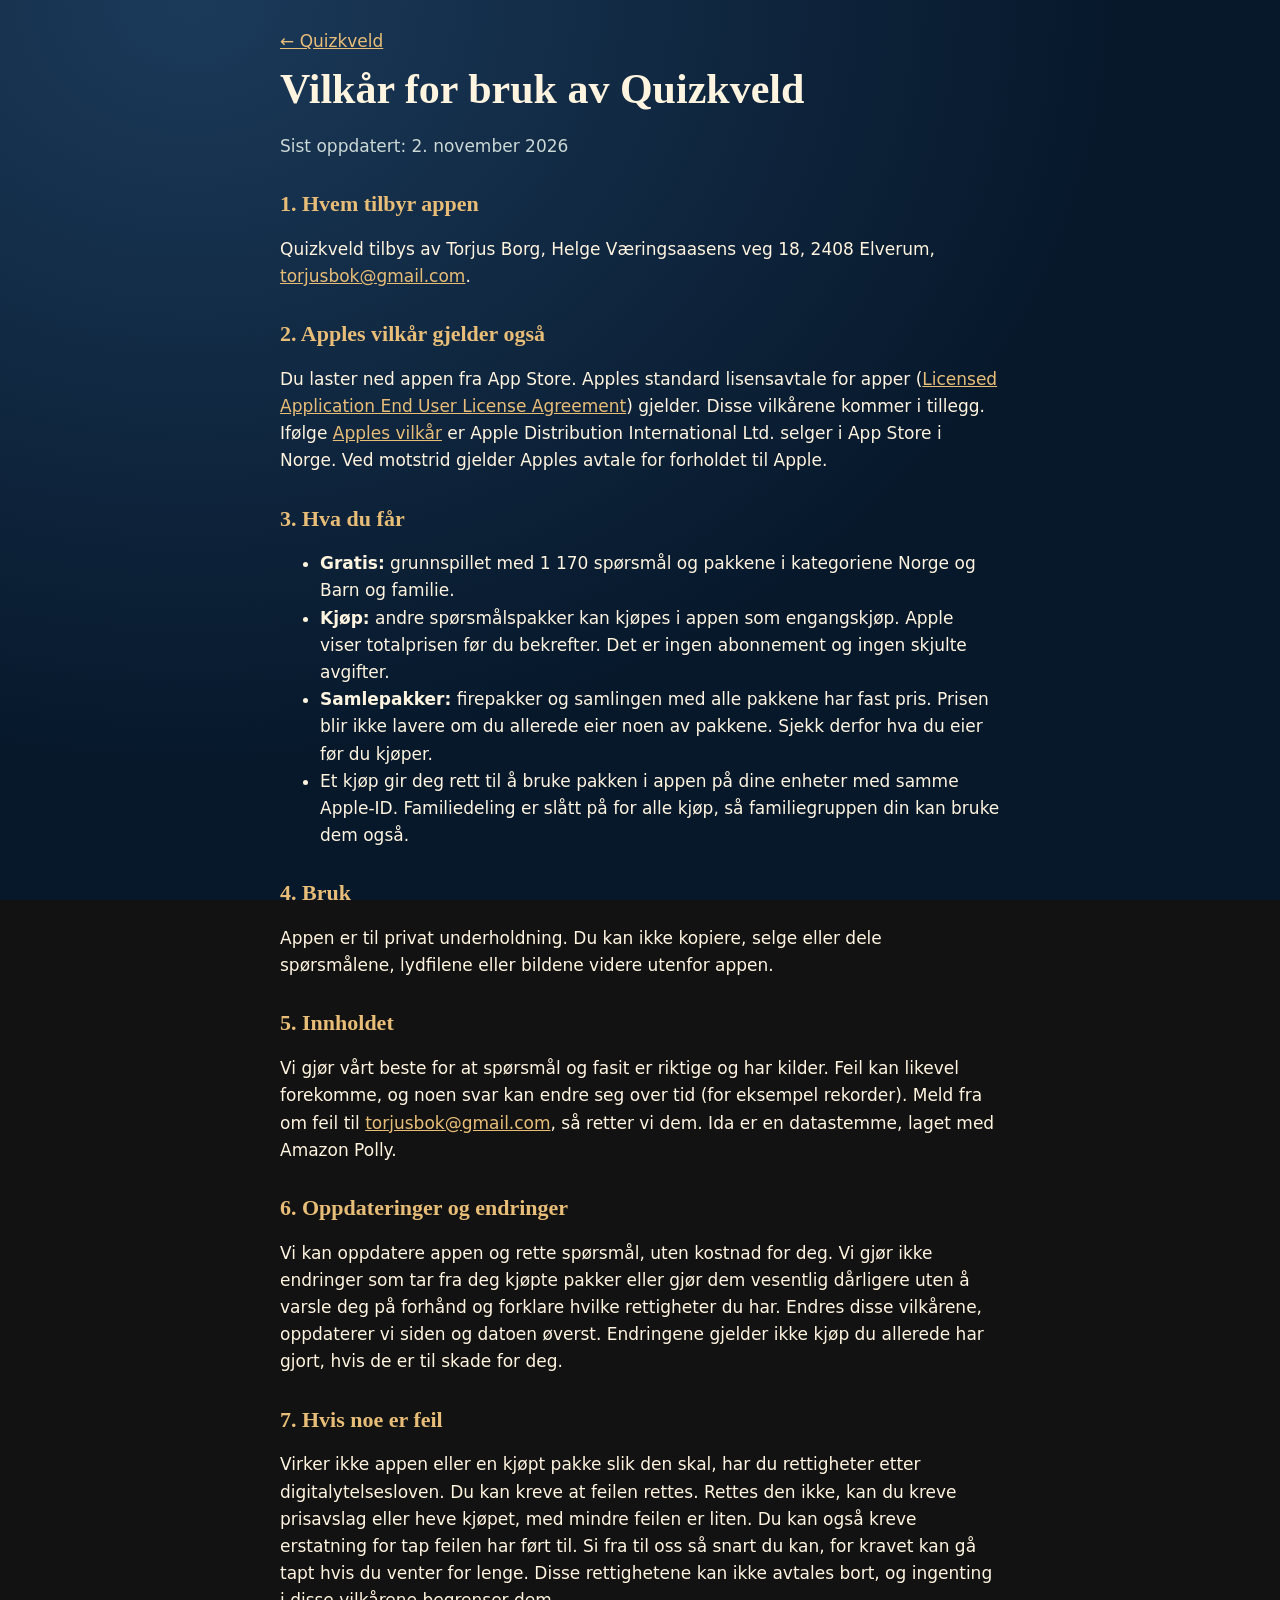
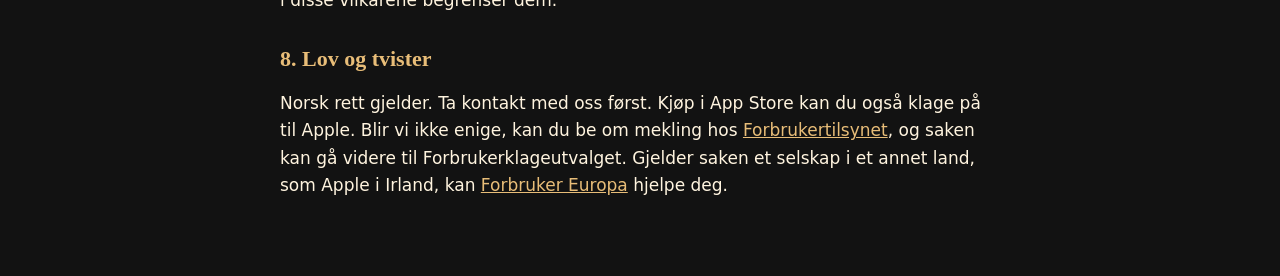
<file: vilkar.html>
<!doctype html>
<html lang="nb">
<head><meta charset="utf-8"><meta name="viewport" content="width=device-width, initial-scale=1"><title>Vilkår for bruk – Quizkveld</title><link rel="stylesheet" href="style.css"></head>
<body><main>
<a href="index.html">← Quizkveld</a>
<h1>Vilkår for bruk av Quizkveld</h1>
<p class="muted">Sist oppdatert: 2. november 2026</p>

<h2>1. Hvem tilbyr appen</h2>
<p>Quizkveld tilbys av Torjus Borg, Helge Væringsaasens veg 18, 2408 Elverum, <a class="support-email" href="mailto:torjusbok@gmail.com">torjusbok@gmail.com</a>.</p>

<h2>2. Apples vilkår gjelder også</h2>
<p>Du laster ned appen fra App Store. Apples standard lisensavtale for apper (<a href="https://www.apple.com/legal/internet-services/itunes/dev/stdeula/">Licensed Application End User License Agreement</a>) gjelder. Disse vilkårene kommer i tillegg. Ifølge <a href="https://www.apple.com/legal/internet-services/itunes/no/terms.html">Apples vilkår</a> er Apple Distribution International Ltd. selger i App Store i Norge. Ved motstrid gjelder Apples avtale for forholdet til Apple.</p>

<h2>3. Hva du får</h2>
<ul>
<li><strong>Gratis:</strong> grunnspillet med 1 170 spørsmål og pakkene i kategoriene Norge og Barn og familie.</li>
<li><strong>Kjøp:</strong> andre spørsmålspakker kan kjøpes i appen som engangskjøp. Apple viser totalprisen før du bekrefter. Det er ingen abonnement og ingen skjulte avgifter.</li>
<li><strong>Samlepakker:</strong> firepakker og samlingen med alle pakkene har fast pris. Prisen blir ikke lavere om du allerede eier noen av pakkene. Sjekk derfor hva du eier før du kjøper.</li>
<li>Et kjøp gir deg rett til å bruke pakken i appen på dine enheter med samme Apple-ID. Familiedeling er slått på for alle kjøp, så familiegruppen din kan bruke dem også.</li>
</ul>

<h2>4. Bruk</h2>
<p>Appen er til privat underholdning. Du kan ikke kopiere, selge eller dele spørsmålene, lydfilene eller bildene videre utenfor appen.</p>

<h2>5. Innholdet</h2>
<p>Vi gjør vårt beste for at spørsmål og fasit er riktige og har kilder. Feil kan likevel forekomme, og noen svar kan endre seg over tid (for eksempel rekorder). Meld fra om feil til <a class="support-email" href="mailto:torjusbok@gmail.com">torjusbok@gmail.com</a>, så retter vi dem. Ida er en datastemme, laget med Amazon Polly.</p>

<h2>6. Oppdateringer og endringer</h2>
<p>Vi kan oppdatere appen og rette spørsmål, uten kostnad for deg. Vi gjør ikke endringer som tar fra deg kjøpte pakker eller gjør dem vesentlig dårligere uten å varsle deg på forhånd og forklare hvilke rettigheter du har. Endres disse vilkårene, oppdaterer vi siden og datoen øverst. Endringene gjelder ikke kjøp du allerede har gjort, hvis de er til skade for deg.</p>

<h2>7. Hvis noe er feil</h2>
<p>Virker ikke appen eller en kjøpt pakke slik den skal, har du rettigheter etter digitalytelsesloven. Du kan kreve at feilen rettes. Rettes den ikke, kan du kreve prisavslag eller heve kjøpet, med mindre feilen er liten. Du kan også kreve erstatning for tap feilen har ført til. Si fra til oss så snart du kan, for kravet kan gå tapt hvis du venter for lenge. Disse rettighetene kan ikke avtales bort, og ingenting i disse vilkårene begrenser dem.</p>

<h2>8. Lov og tvister</h2>
<p>Norsk rett gjelder. Ta kontakt med oss først. Kjøp i App Store kan du også klage på til Apple. Blir vi ikke enige, kan du be om mekling hos <a href="https://www.forbrukertilsynet.no/">Forbrukertilsynet</a>, og saken kan gå videre til Forbrukerklageutvalget. Gjelder saken et selskap i et annet land, som Apple i Irland, kan <a href="https://www.forbrukereuropa.no/">Forbruker Europa</a> hjelpe deg.</p>
</main></body>
</html>
</file>
<file: style.css>
:root{color-scheme:dark;--bg:#07182b;--panel:#10253b;--line:#365774;--ink:#fff4df;--muted:#cbd8d6;--gold:#e8bd78}
*{box-sizing:border-box}
body{margin:0;background:radial-gradient(ellipse at 15% 0%,#1b3a5a,var(--bg) 60%) fixed;color:var(--ink);font:17px/1.6 system-ui,-apple-system,"Segoe UI",sans-serif}
main{max-width:760px;margin:auto;padding:28px 20px 60px}
h1,h2{font-family:Georgia,"Times New Roman",serif;line-height:1.25}
h1{font-size:clamp(30px,7vw,42px);margin:8px 0 12px}
h2{font-size:22px;margin-top:30px;color:var(--gold)}
a{color:var(--gold);overflow-wrap:anywhere}
a:focus-visible,summary:focus-visible{outline:3px solid #ffd99a;outline-offset:4px}
.summary,details{border:1px solid var(--line);border-radius:18px;background:var(--panel);padding:16px 18px;margin:14px 0}
summary{cursor:pointer;font-weight:650;min-height:44px;display:flex;align-items:center}
.muted{color:var(--muted)}
.lang{float:right;font-size:15px}
nav.links a{display:inline-flex;min-height:44px;align-items:center;margin-right:18px}
.draft{border:2px dashed var(--gold);border-radius:12px;padding:10px 14px;background:#2a2316;color:#ffe9c2}
table{width:100%;border-collapse:collapse;margin:12px 0;font-size:15px}
th,td{border:1px solid var(--line);padding:8px;text-align:left;vertical-align:top}
th{background:var(--panel);color:var(--gold)}
</file>
